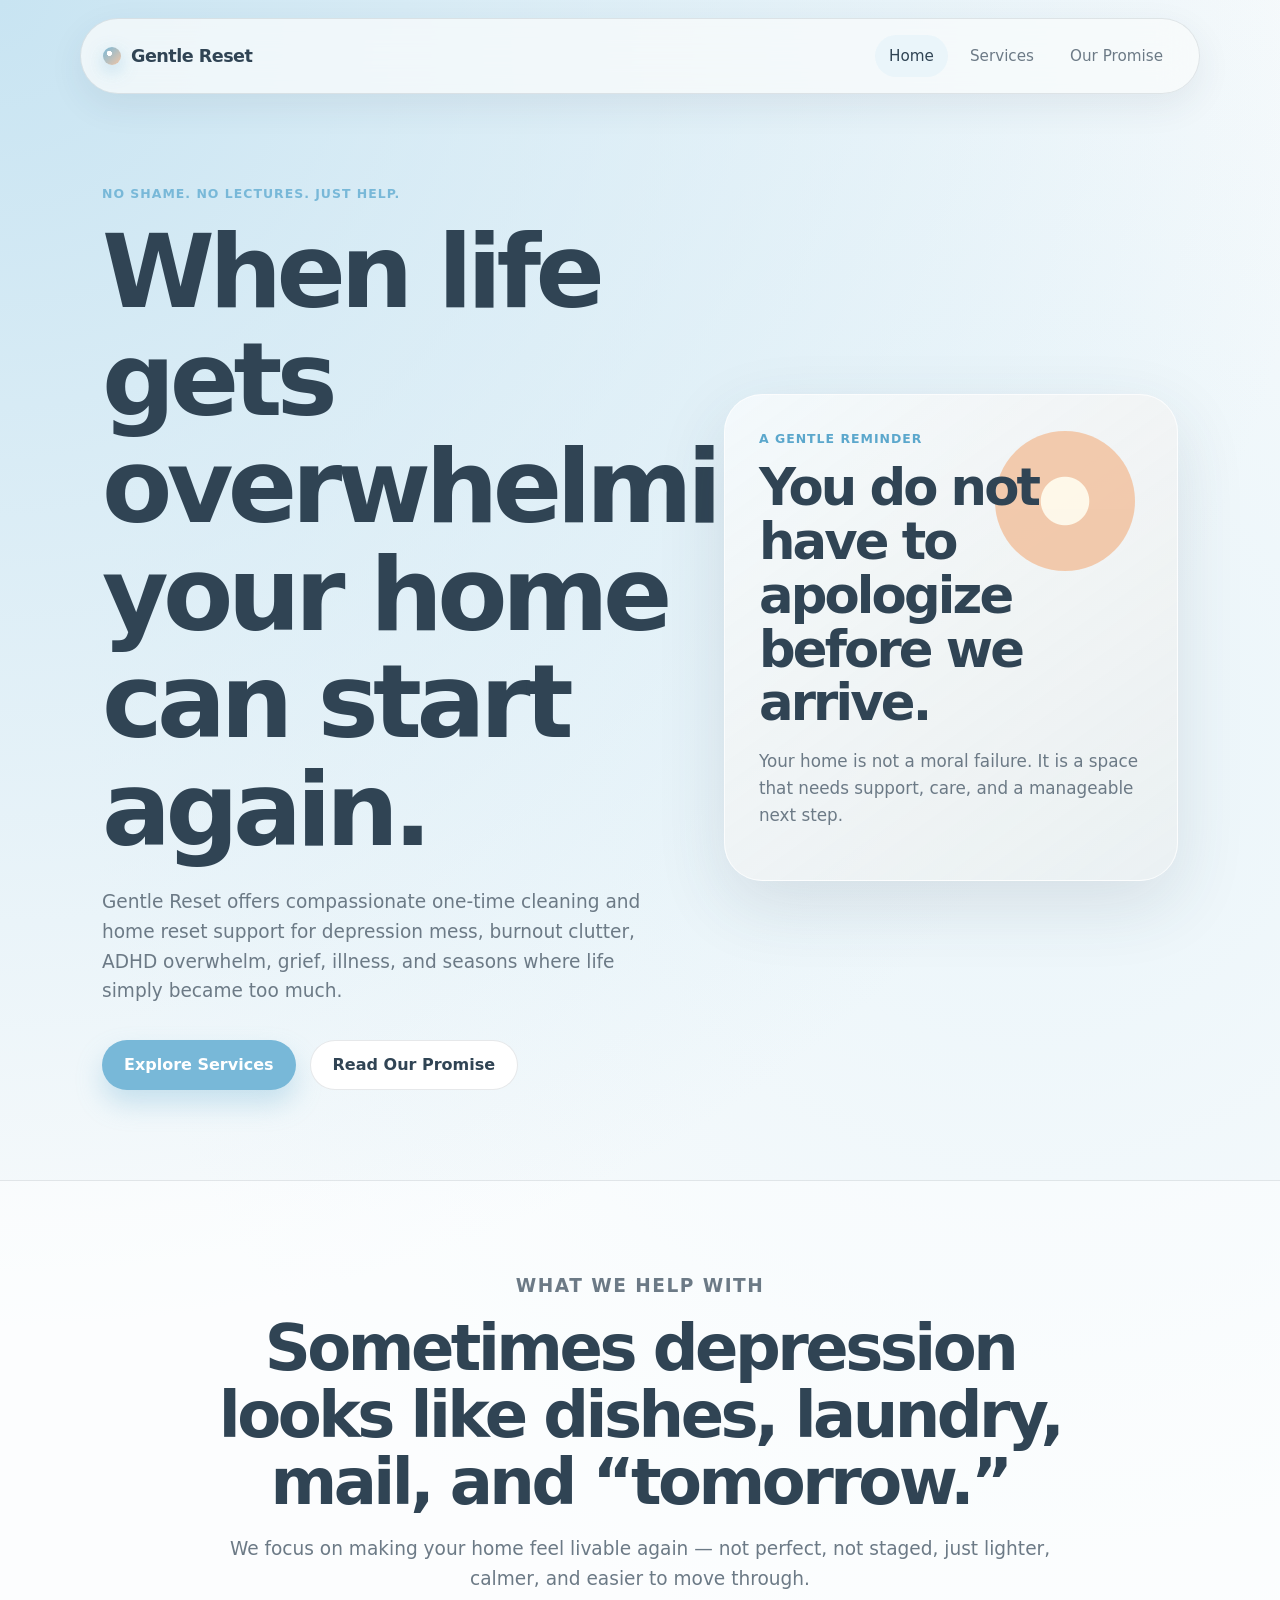
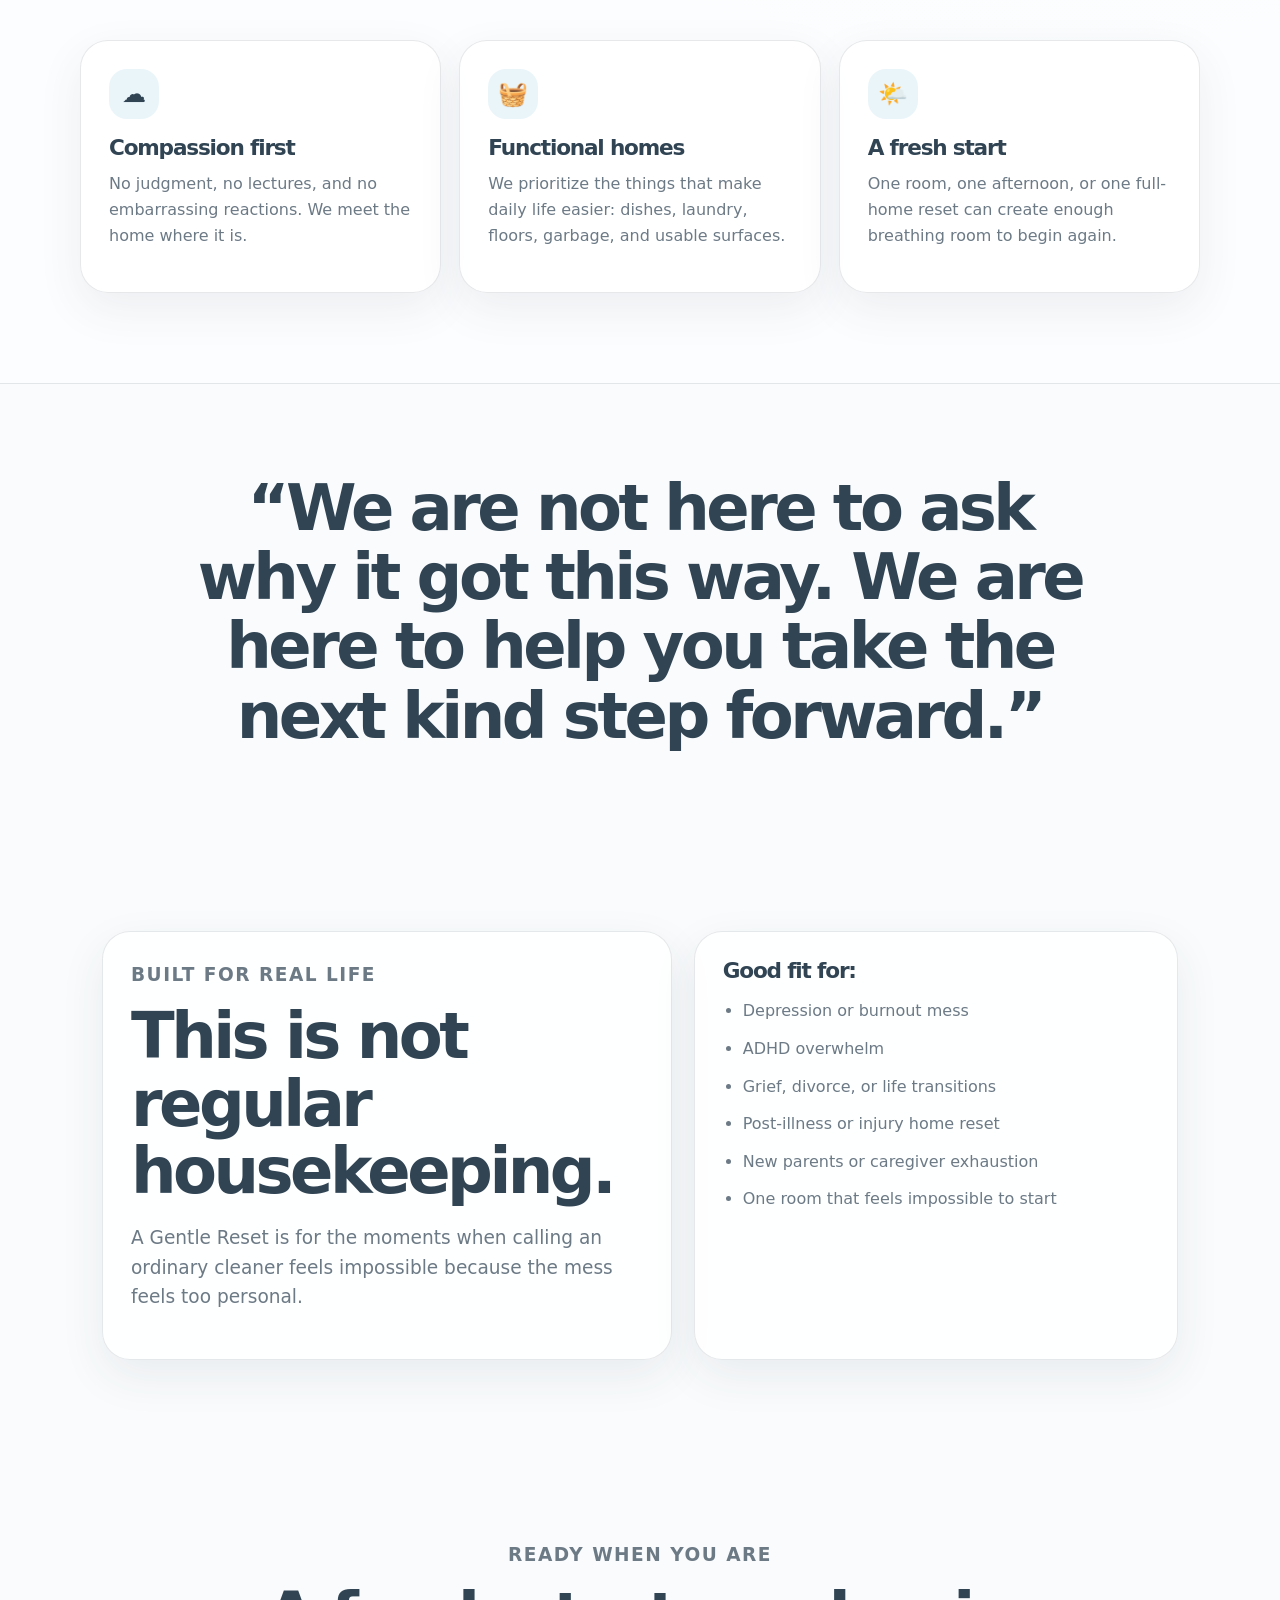
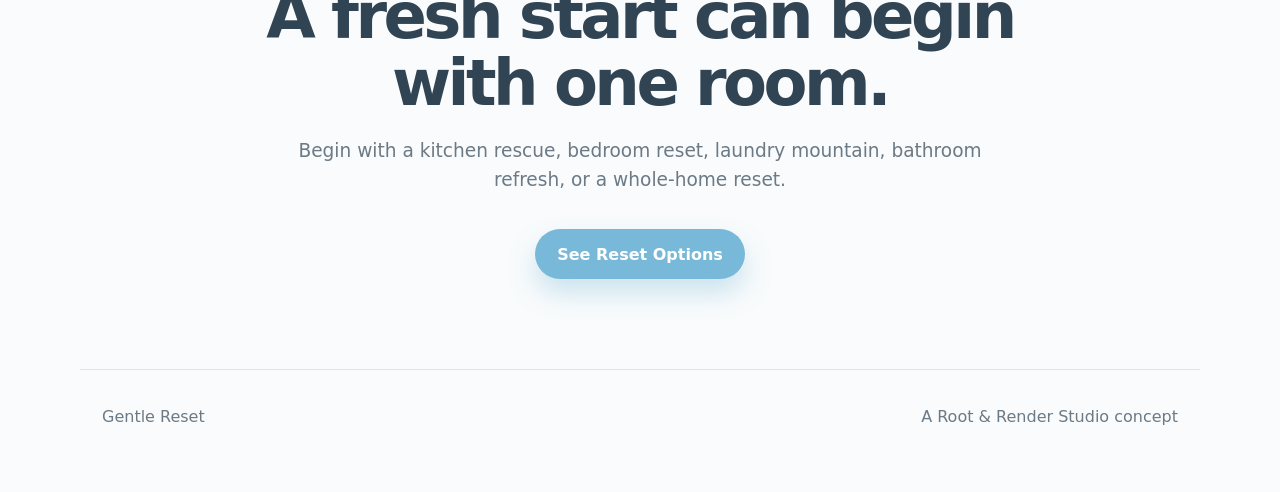
<file: index.html>
<!DOCTYPE html>
<html lang="en">
<head>
  <meta charset="UTF-8" />
  <meta name="viewport" content="width=device-width, initial-scale=1.0" />
  <meta
    name="description"
    content="Gentle Reset offers compassionate, no-judgment home reset cleaning for depression mess, burnout, ADHD overwhelm, grief, and life transitions."
  />
  <title>Gentle Reset | No-Shame Home Reset Cleaning </title>

  <link rel="stylesheet" href="css/style.css" />
</head>

<body>
  <header class="site-header">
    <a class="brand" href="index.html" aria-label="Gentle Reset home">
      <span class="brand-mark"></span>
      <span>Gentle Reset</span>
    </a>

    <button class="nav-toggle" aria-label="Open navigation">
      <span></span>
      <span></span>
      <span></span>
    </button>

    <nav class="site-nav">
      <a href="index.html" class="active">Home</a>
      <a href="services.html">Services</a>
      <a href="promise.html">Our Promise</a>
    </nav>
  </header>

  <main>
    <section class="hero section-padding">
      <div class="hero-content reveal">
        <p class="eyebrow">No shame. No lectures. Just help.</p>

        <h1>When life gets overwhelming, your home can start again.</h1>

        <p class="hero-text">
          Gentle Reset offers compassionate one-time cleaning and home reset support
          for depression mess, burnout clutter, ADHD overwhelm, grief, illness, and
          seasons where life simply became too much.
        </p>

        <div class="hero-actions">
          <a class="btn primary" href="services.html">Explore Services</a>
          <a class="btn secondary" href="promise.html">Read Our Promise</a>
        </div>
      </div>

      <div class="hero-card reveal">
        <div class="sun-orb"></div>
        <p class="card-label">A gentle reminder</p>
        <h2>You do not have to apologize before we arrive.</h2>
        <p>
          Your home is not a moral failure. It is a space that needs support,
          care, and a manageable next step.
        </p>
      </div>
    </section>

    <section class="soft-section section-padding">
      <div class="section-heading reveal">
        <p class="eyebrow">What we help with</p>
        <h2>Sometimes depression looks like dishes, laundry, mail, and “tomorrow.”</h2>
        <p>
          We focus on making your home feel livable again — not perfect, not staged,
          just lighter, calmer, and easier to move through.
        </p>
      </div>

      <div class="feature-grid">
        <article class="feature-card reveal">
          <span class="icon">☁️</span>
          <h3>Compassion first</h3>
          <p>
            No judgment, no lectures, and no embarrassing reactions. We meet the home
            where it is.
          </p>
        </article>

        <article class="feature-card reveal">
          <span class="icon">🧺</span>
          <h3>Functional homes</h3>
          <p>
            We prioritize the things that make daily life easier: dishes, laundry,
            floors, garbage, and usable surfaces.
          </p>
        </article>

        <article class="feature-card reveal">
          <span class="icon">🌤️</span>
          <h3>A fresh start</h3>
          <p>
            One room, one afternoon, or one full-home reset can create enough breathing
            room to begin again.
          </p>
        </article>
      </div>
    </section>

    <section class="quote-section section-padding reveal">
      <p>
        “We are not here to ask why it got this way. We are here to help you take the
        next kind step forward.”
      </p>
    </section>

    <section class="split-section section-padding">
      <div class="split-card reveal">
        <p class="eyebrow">Built for real life</p>
        <h2>This is not regular housekeeping.</h2>
        <p>
          A Gentle Reset is for the moments when calling an ordinary cleaner feels
          impossible because the mess feels too personal.
        </p>
      </div>

      <div class="checklist reveal">
        <h3>Good fit for:</h3>
        <ul>
          <li>Depression or burnout mess</li>
          <li>ADHD overwhelm</li>
          <li>Grief, divorce, or life transitions</li>
          <li>Post-illness or injury home reset</li>
          <li>New parents or caregiver exhaustion</li>
          <li>One room that feels impossible to start</li>
        </ul>
      </div>
    </section>

    <section class="cta section-padding reveal">
      <p class="eyebrow">Ready when you are</p>
      <h2>A fresh start can begin with one room.</h2>
      <p>
        Begin with a kitchen rescue, bedroom reset, laundry mountain, bathroom refresh,
        or a whole-home reset.
      </p>
      <a class="btn primary" href="services.html">See Reset Options</a>
    </section>
  </main>

  <footer class="site-footer">
    <p>Gentle Reset</p>
    <p>A Root & Render Studio concept</p>
  </footer>

  <script src="js/script.js"></script>
</body>
</html>
</file>
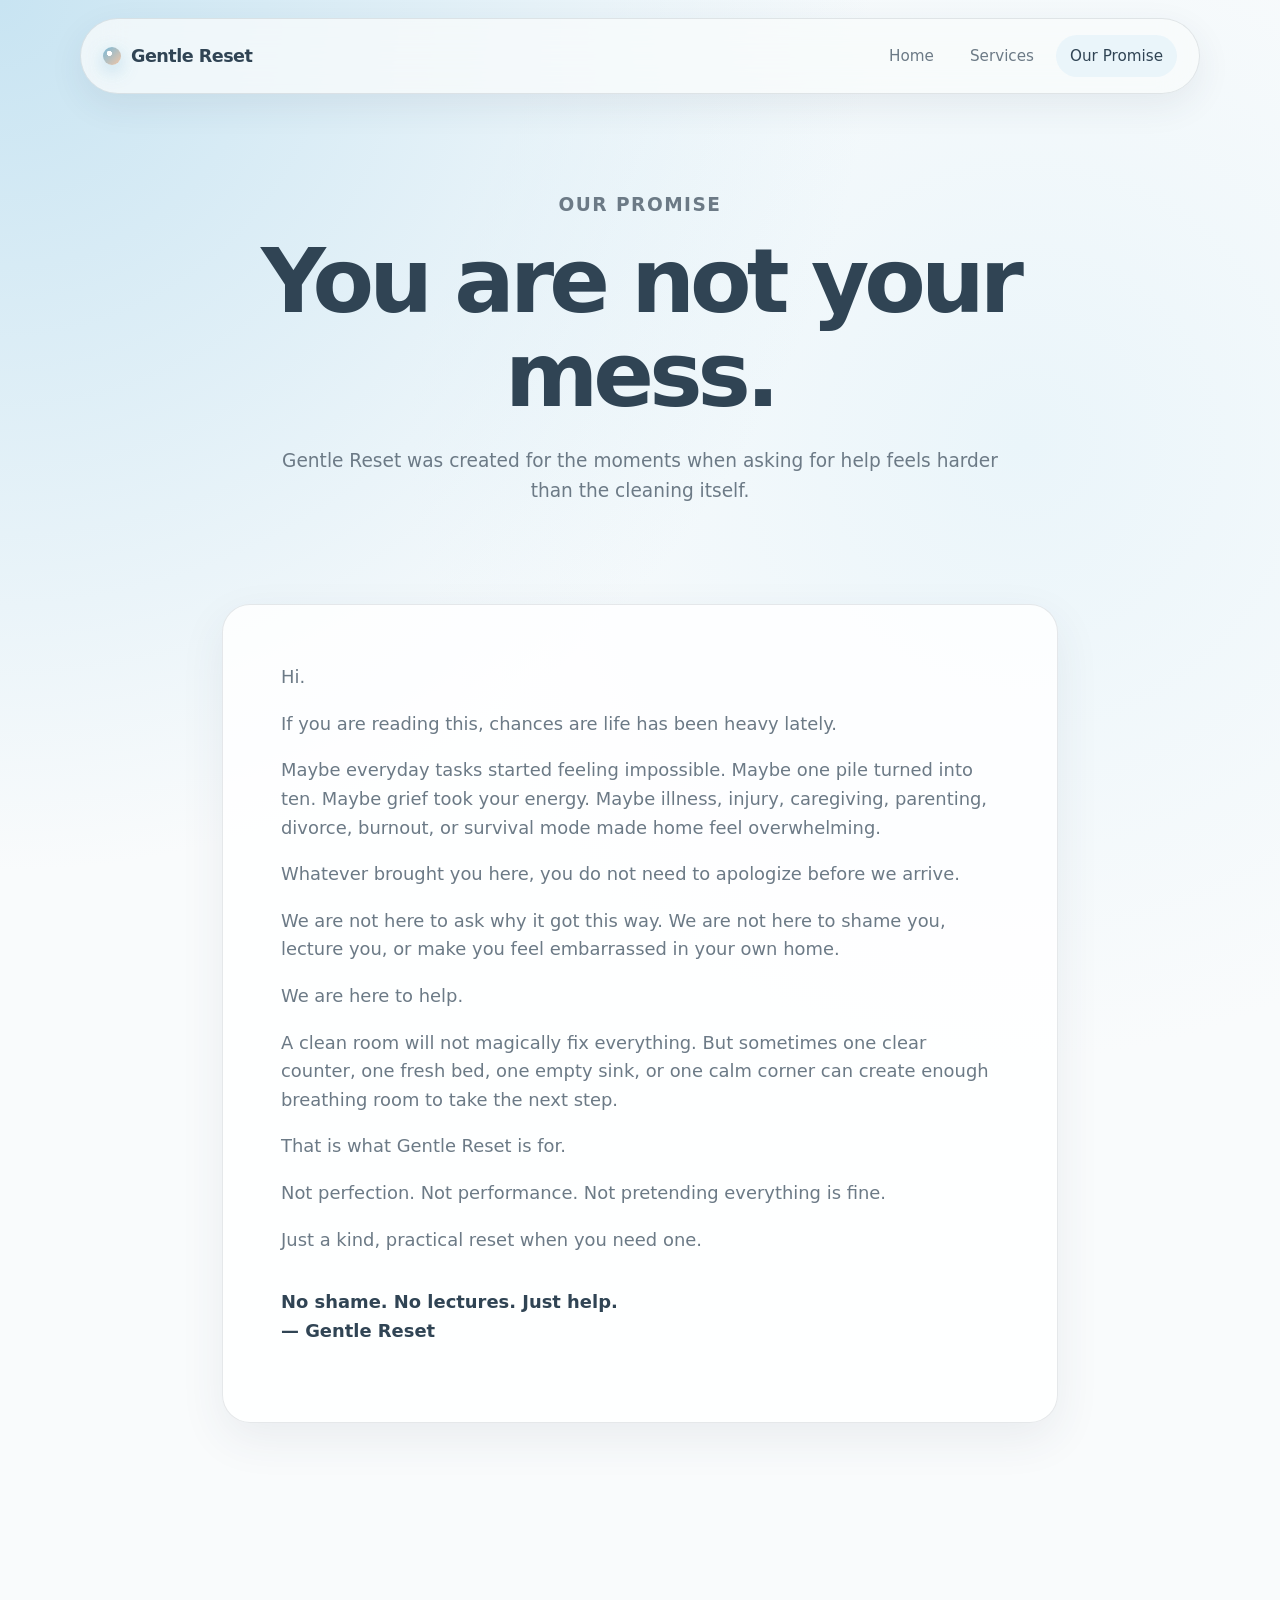
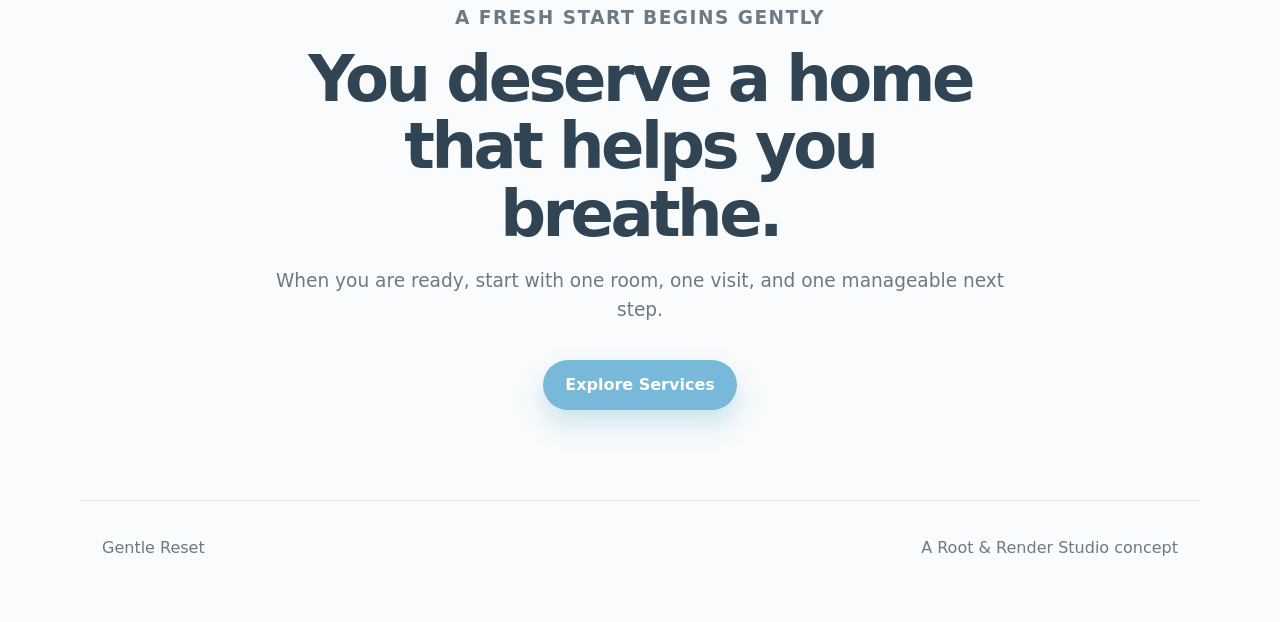
<file: promise.html>
<!DOCTYPE html>
<html lang="en">
<head>
  <meta charset="UTF-8" />
  <meta name="viewport" content="width=device-width, initial-scale=1.0" />
  <meta
    name="description"
    content="Gentle Reset's no-shame promise for compassionate home reset cleaning after burnout, overwhelm, grief, illness, or life transitions."
  />
  <title>Our Promise | Gentle Reset</title>

  <link rel="stylesheet" href="css/style.css" />
</head>

<body>
  <header class="site-header">
    <a class="brand" href="index.html" aria-label="Gentle Reset home">
      <span class="brand-mark"></span>
      <span>Gentle Reset</span>
    </a>

    <button class="nav-toggle" aria-label="Open navigation">
      <span></span>
      <span></span>
      <span></span>
    </button>

    <nav class="site-nav">
      <a href="index.html">Home</a>
      <a href="services.html">Services</a>
      <a class="active" href="promise.html">Our Promise</a>
    </nav>
  </header>

  <main>
    <section class="page-hero reveal">
      <p class="eyebrow">Our promise</p>
      <h1>You are not your mess.</h1>
      <p>
        Gentle Reset was created for the moments when asking for help feels harder
        than the cleaning itself.
      </p>
    </section>

    <section class="promise-layout">
      <article class="promise-card reveal">
        <p>Hi.</p>

        <p>
          If you are reading this, chances are life has been heavy lately.
        </p>

        <p>
          Maybe everyday tasks started feeling impossible. Maybe one pile turned
          into ten. Maybe grief took your energy. Maybe illness, injury,
          caregiving, parenting, divorce, burnout, or survival mode made home feel
          overwhelming.
        </p>

        <p>
          Whatever brought you here, you do not need to apologize before we arrive.
        </p>

        <p>
          We are not here to ask why it got this way. We are not here to shame you,
          lecture you, or make you feel embarrassed in your own home.
        </p>

        <p>
          We are here to help.
        </p>

        <p>
          A clean room will not magically fix everything. But sometimes one clear
          counter, one fresh bed, one empty sink, or one calm corner can create
          enough breathing room to take the next step.
        </p>

        <p>
          That is what Gentle Reset is for.
        </p>

        <p>
          Not perfection. Not performance. Not pretending everything is fine.
        </p>

        <p>
          Just a kind, practical reset when you need one.
        </p>

        <p class="signature">
          No shame. No lectures. Just help.
          <br />
          — Gentle Reset
        </p>
      </article>
    </section>

    <section class="cta section-padding reveal">
      <p class="eyebrow">A fresh start begins gently</p>
      <h2>You deserve a home that helps you breathe.</h2>
      <p>
        When you are ready, start with one room, one visit, and one manageable next step.
      </p>
      <a class="btn primary" href="services.html">Explore Services</a>
    </section>
  </main>

  <footer class="site-footer">
    <p>Gentle Reset</p>
    <p>A Root & Render Studio concept</p>
  </footer>

  <script src="js/script.js"></script>
</body>
</html>
</file>
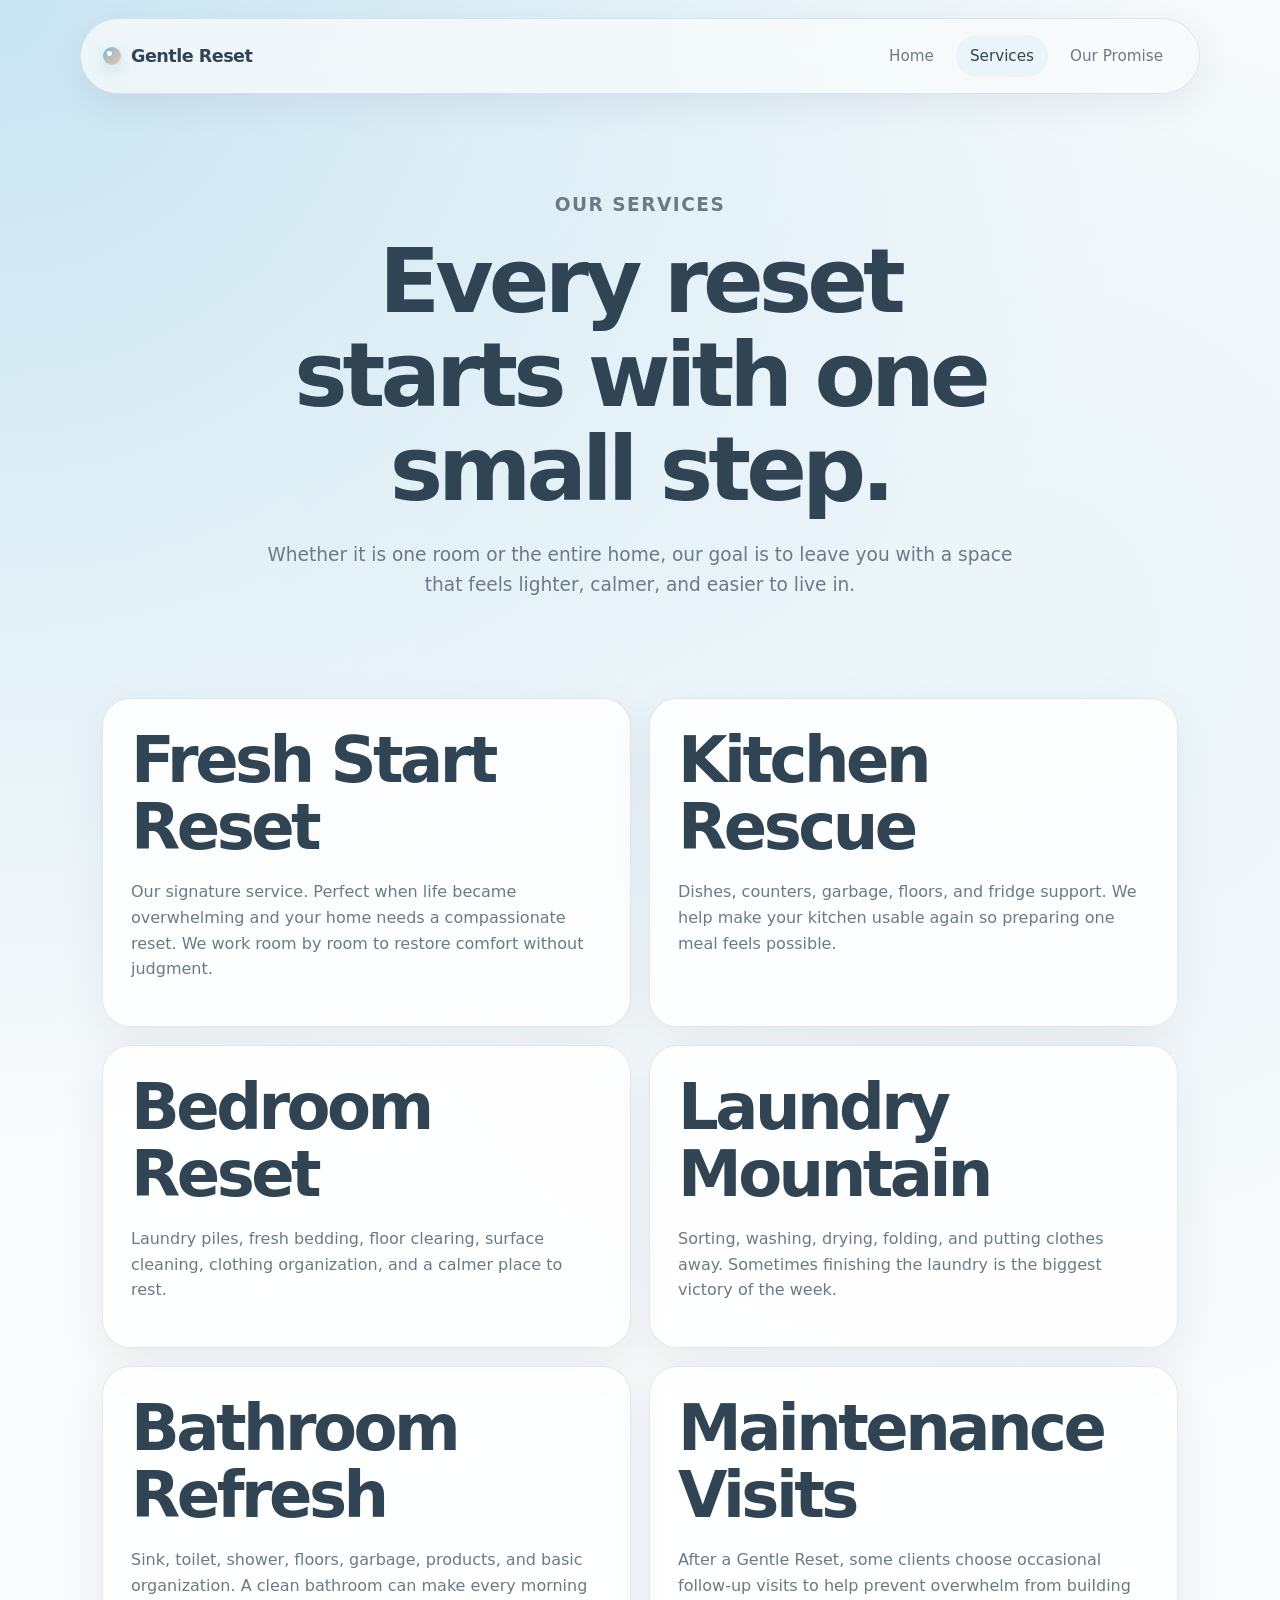
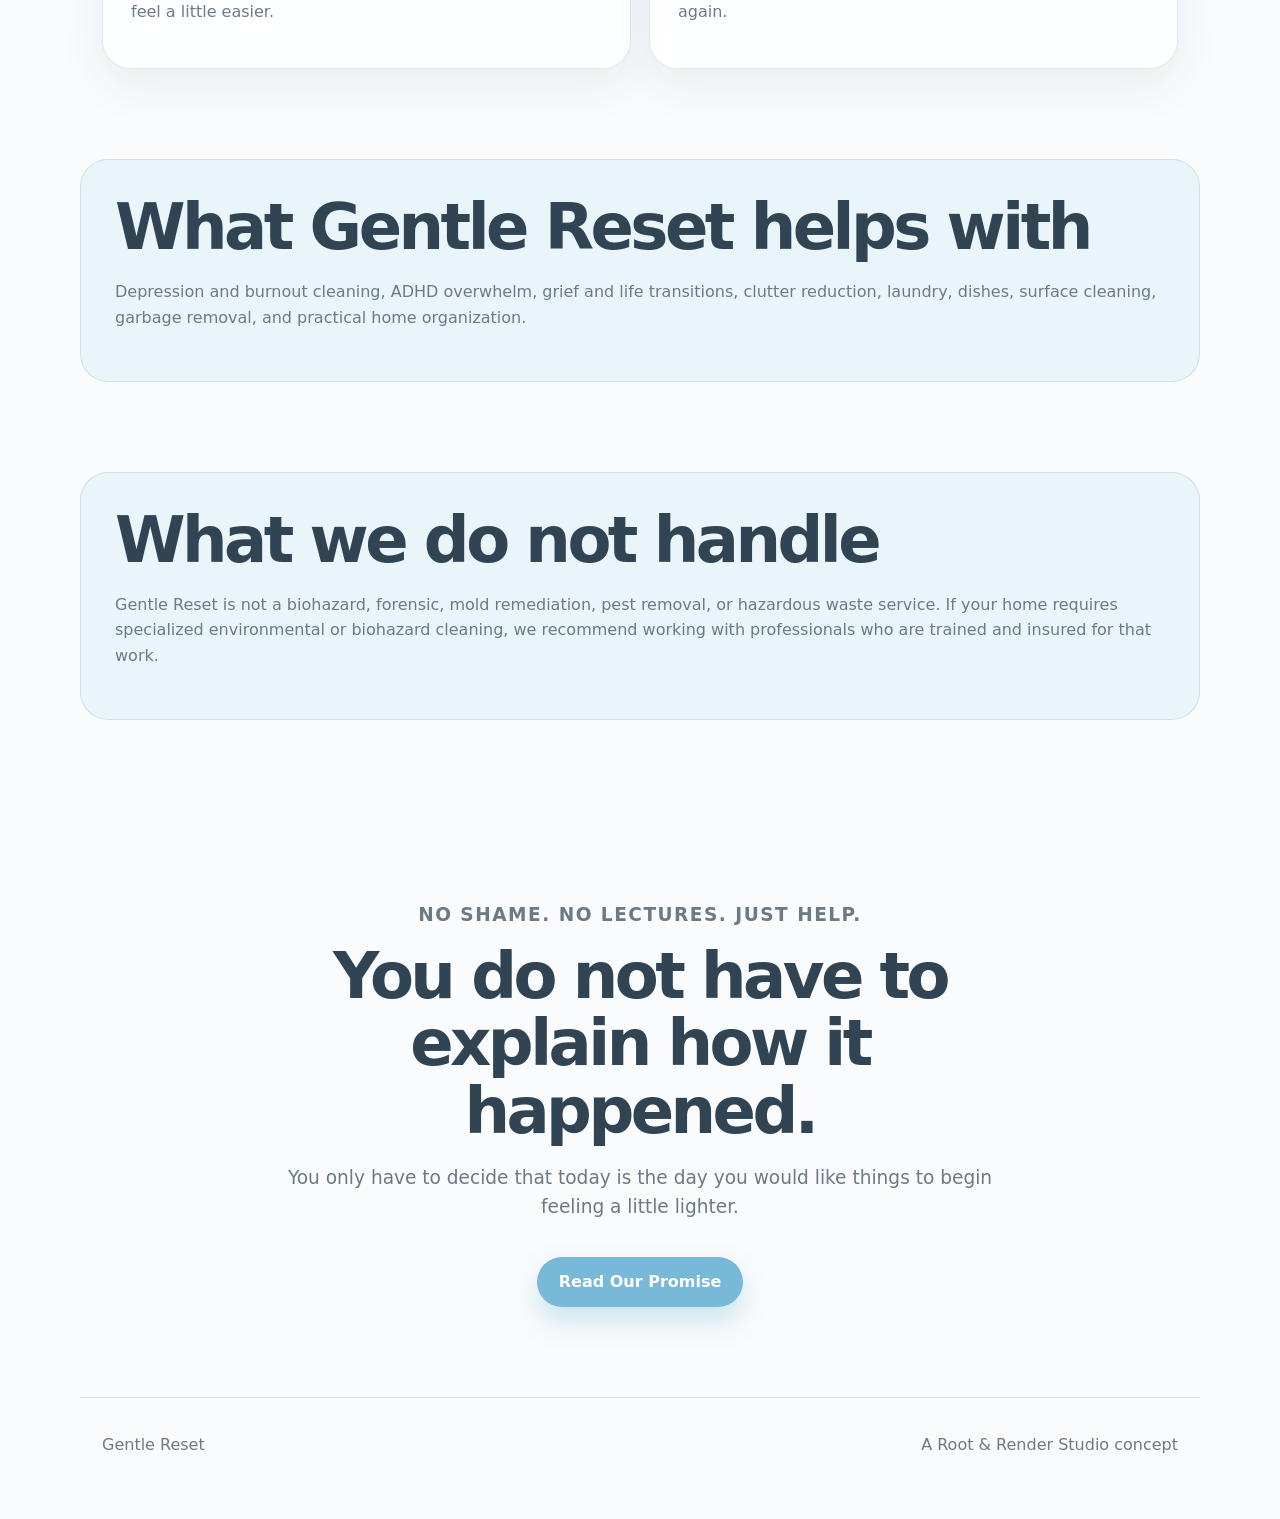
<file: services.html>
<!DOCTYPE html>
<html lang="en">
<head>
  <meta charset="UTF-8" />
  <meta name="viewport" content="width=device-width, initial-scale=1.0" />
  <meta
    name="description"
    content="Explore Gentle Reset services including depression cleaning, burnout resets, kitchen rescue, laundry support, bedroom resets, bathroom refreshes, and maintenance visits."
  />
  <title>Services | Gentle Reset</title>

  <link rel="stylesheet" href="css/style.css" />
</head>

<body>
  <header class="site-header">
    <a class="brand" href="index.html" aria-label="Gentle Reset home">
      <span class="brand-mark"></span>
      <span>Gentle Reset</span>
    </a>

    <button class="nav-toggle" aria-label="Open navigation">
      <span></span>
      <span></span>
      <span></span>
    </button>

    <nav class="site-nav">
      <a href="index.html">Home</a>
      <a class="active" href="services.html">Services</a>
      <a href="promise.html">Our Promise</a>
    </nav>
  </header>

  <main>
    <section class="page-hero reveal">
      <p class="eyebrow">Our services</p>
      <h1>Every reset starts with one small step.</h1>
      <p>
        Whether it is one room or the entire home, our goal is to leave you with
        a space that feels lighter, calmer, and easier to live in.
      </p>
    </section>

    <section class="service-grid">
      <article class="service-card reveal">
        <h2>Fresh Start Reset</h2>
        <p>
          Our signature service. Perfect when life became overwhelming and your
          home needs a compassionate reset. We work room by room to restore comfort
          without judgment.
        </p>
      </article>

      <article class="service-card reveal">
        <h2>Kitchen Rescue</h2>
        <p>
          Dishes, counters, garbage, floors, and fridge support. We help make your
          kitchen usable again so preparing one meal feels possible.
        </p>
      </article>

      <article class="service-card reveal">
        <h2>Bedroom Reset</h2>
        <p>
          Laundry piles, fresh bedding, floor clearing, surface cleaning, clothing
          organization, and a calmer place to rest.
        </p>
      </article>

      <article class="service-card reveal">
        <h2>Laundry Mountain</h2>
        <p>
          Sorting, washing, drying, folding, and putting clothes away. Sometimes
          finishing the laundry is the biggest victory of the week.
        </p>
      </article>

      <article class="service-card reveal">
        <h2>Bathroom Refresh</h2>
        <p>
          Sink, toilet, shower, floors, garbage, products, and basic organization.
          A clean bathroom can make every morning feel a little easier.
        </p>
      </article>

      <article class="service-card reveal">
        <h2>Maintenance Visits</h2>
        <p>
          After a Gentle Reset, some clients choose occasional follow-up visits to
          help prevent overwhelm from building again.
        </p>
      </article>
    </section>

    <section class="boundary-box reveal">
      <h2>What Gentle Reset helps with</h2>
      <p>
        Depression and burnout cleaning, ADHD overwhelm, grief and life transitions,
        clutter reduction, laundry, dishes, surface cleaning, garbage removal,
        and practical home organization.
      </p>
    </section>

    <section class="boundary-box reveal">
      <h2>What we do not handle</h2>
      <p>
        Gentle Reset is not a biohazard, forensic, mold remediation, pest removal,
        or hazardous waste service. If your home requires specialized environmental
        or biohazard cleaning, we recommend working with professionals who are
        trained and insured for that work.
      </p>
    </section>

    <section class="cta section-padding reveal">
      <p class="eyebrow">No shame. No lectures. Just help.</p>
      <h2>You do not have to explain how it happened.</h2>
      <p>
        You only have to decide that today is the day you would like things to begin
        feeling a little lighter.
      </p>
      <a class="btn primary" href="promise.html">Read Our Promise</a>
    </section>
  </main>

  <footer class="site-footer">
    <p>Gentle Reset</p>
    <p>A Root & Render Studio concept</p>
  </footer>

  <script src="js/script.js"></script>
</body>
</html>
</file>
<file: css/style.css>
:root {
  --bg: #f9fbfc;
  --surface: #ffffff;
  --mist: #eaf5fa;
  --sky: #c8e4f2;
  --sky-strong: #78b8d8;
  --sky-hover: #5ba7cc;
  --peach: #f2c6a6;
  --text: #304454;
  --muted: #6c7a86;
  --line: rgba(48, 68, 84, 0.12);
  --shadow: 0 24px 70px rgba(48, 68, 84, 0.12);
  --radius: 28px;
  --max-width: 1120px;
}

* {
  box-sizing: border-box;
}

html {
  scroll-behavior: smooth;
}

body {
  margin: 0;
  font-family: Inter, ui-sans-serif, system-ui, -apple-system, BlinkMacSystemFont,
    "Segoe UI", sans-serif;
  background:
    radial-gradient(circle at top left, var(--sky) 0, transparent 34%),
    radial-gradient(circle at 80% 20%, var(--mist) 0, transparent 30%),
    var(--bg);
  color: var(--text);
  line-height: 1.6;
}

img {
  max-width: 100%;
  display: block;
}

a {
  color: inherit;
  text-decoration: none;
}

.site-header {
  position: sticky;
  top: 0;
  z-index: 20;
  max-width: var(--max-width);
  margin: 18px auto 0;
  padding: 16px 22px;
  display: flex;
  align-items: center;
  justify-content: space-between;
  background: rgba(249, 251, 252, 0.76);
  border: 1px solid var(--line);
  border-radius: 999px;
  backdrop-filter: blur(18px);
  box-shadow: 0 12px 35px rgba(48, 68, 84, 0.08);
}

.brand {
  display: inline-flex;
  align-items: center;
  gap: 10px;
  font-weight: 800;
  letter-spacing: -0.03em;
  font-size: 1.1rem;
}

.brand-mark {
  width: 18px;
  height: 18px;
  display: inline-block;
  border-radius: 999px;
  background:
    radial-gradient(circle at 35% 35%, #ffffff 0 15%, transparent 16%),
    linear-gradient(135deg, var(--sky-strong), var(--peach));
  box-shadow: 0 6px 18px rgba(120, 184, 216, 0.45);
}

.site-nav {
  display: flex;
  align-items: center;
  gap: 8px;
}

.site-nav a {
  padding: 9px 14px;
  border-radius: 999px;
  font-size: 0.95rem;
  color: var(--muted);
  transition: 0.2s ease;
}

.site-nav a:hover,
.site-nav a.active {
  background: var(--mist);
  color: var(--text);
}

.nav-toggle {
  display: none;
  width: 42px;
  height: 42px;
  border: 0;
  border-radius: 999px;
  background: var(--mist);
  cursor: pointer;
}

.nav-toggle span {
  display: block;
  width: 18px;
  height: 2px;
  margin: 4px auto;
  background: var(--text);
  border-radius: 99px;
}

.section-padding {
  max-width: var(--max-width);
  margin: 0 auto;
  padding: 90px 22px;
}

.hero {
  min-height: 80vh;
  display: grid;
  grid-template-columns: minmax(0, 1.12fr) minmax(320px, 0.88fr);
  align-items: center;
  gap: 44px;
}

.eyebrow {
  margin: 0 0 14px;
  color: var(--sky-strong);
  font-weight: 800;
  letter-spacing: 0.08em;
  text-transform: uppercase;
  font-size: 0.78rem;
}

h1,
h2,
h3 {
  margin-top: 0;
  line-height: 1.05;
  letter-spacing: -0.055em;
}

h1 {
  max-width: 760px;
  margin-bottom: 24px;
  font-size: clamp(3rem, 8vw, 6.9rem);
}

h2 {
  font-size: clamp(2.1rem, 5vw, 4.4rem);
  margin-bottom: 18px;
}

h3 {
  font-size: 1.35rem;
  margin-bottom: 12px;
}

p {
  margin-top: 0;
}

.hero-text,
.section-heading p,
.cta p,
.split-card p,
.page-hero p {
  color: var(--muted);
  font-size: 1.16rem;
}

.hero-text {
  max-width: 650px;
}

.hero-actions {
  display: flex;
  flex-wrap: wrap;
  gap: 14px;
  margin-top: 34px;
}

.btn {
  display: inline-flex;
  align-items: center;
  justify-content: center;
  min-height: 50px;
  padding: 0 22px;
  border-radius: 999px;
  font-weight: 800;
  transition: 0.2s ease;
}

.btn.primary {
  background: var(--sky-strong);
  color: white;
  box-shadow: 0 14px 26px rgba(120, 184, 216, 0.35);
}

.btn.primary:hover {
  background: var(--sky-hover);
  transform: translateY(-2px);
}

.btn.secondary {
  background: var(--surface);
  color: var(--text);
  border: 1px solid var(--line);
}

.btn.secondary:hover {
  background: var(--mist);
  transform: translateY(-2px);
}

.hero-card {
  position: relative;
  overflow: hidden;
  padding: 34px;
  min-height: 430px;
  display: flex;
  flex-direction: column;
  justify-content: flex-end;
  border-radius: calc(var(--radius) + 10px);
  background:
    linear-gradient(145deg, rgba(255, 255, 255, 0.78), rgba(234, 245, 250, 0.92)),
    linear-gradient(135deg, var(--sky), var(--peach));
  border: 1px solid rgba(255, 255, 255, 0.8);
  box-shadow: var(--shadow);
}

.sun-orb {
  position: absolute;
  top: 36px;
  right: 42px;
  width: 140px;
  height: 140px;
  border-radius: 50%;
  background: radial-gradient(circle, #fff8e8 0 24%, var(--peach) 25% 100%);
  filter: blur(0.1px);
  opacity: 0.92;
}

.card-label {
  position: relative;
  z-index: 1;
  color: var(--sky-hover);
  font-weight: 800;
  text-transform: uppercase;
  letter-spacing: 0.08em;
  font-size: 0.78rem;
}

.hero-card h2,
.hero-card p {
  position: relative;
  z-index: 1;
}

.hero-card h2 {
  font-size: clamp(2.2rem, 4vw, 4rem);
}

.hero-card p:not(.card-label) {
  color: var(--muted);
  font-size: 1.05rem;
}

.soft-section {
  background: rgba(255, 255, 255, 0.42);
  border-top: 1px solid var(--line);
  border-bottom: 1px solid var(--line);
  max-width: none;
}

.soft-section > * {
  max-width: var(--max-width);
  margin-left: auto;
  margin-right: auto;
}

.section-heading {
  max-width: 850px;
  text-align: center;
  margin-bottom: 46px;
}

.feature-grid {
  display: grid;
  grid-template-columns: repeat(3, 1fr);
  gap: 18px;
}

.feature-card,
.split-card,
.checklist,
.service-card,
.promise-card {
  background: rgba(255, 255, 255, 0.82);
  border: 1px solid var(--line);
  border-radius: var(--radius);
  padding: 28px;
  box-shadow: 0 16px 45px rgba(48, 68, 84, 0.08);
}

.feature-card .icon {
  display: inline-flex;
  width: 50px;
  height: 50px;
  align-items: center;
  justify-content: center;
  margin-bottom: 18px;
  border-radius: 18px;
  background: var(--mist);
  font-size: 1.5rem;
}

.feature-card p,
.service-card p,
.promise-card p,
.checklist li {
  color: var(--muted);
}

.quote-section {
  text-align: center;
}

.quote-section p {
  max-width: 900px;
  margin: 0 auto;
  font-size: clamp(2rem, 5vw, 4.8rem);
  line-height: 1.08;
  letter-spacing: -0.055em;
  font-weight: 800;
}

.split-section {
  display: grid;
  grid-template-columns: 1fr 0.85fr;
  gap: 22px;
  align-items: stretch;
}

.checklist ul {
  padding-left: 20px;
  margin-bottom: 0;
}

.checklist li {
  margin-bottom: 12px;
}

.cta {
  text-align: center;
}

.cta h2,
.cta p {
  max-width: 760px;
  margin-left: auto;
  margin-right: auto;
}

.cta .btn {
  margin-top: 16px;
}

.site-footer {
  max-width: var(--max-width);
  margin: 0 auto;
  padding: 34px 22px 46px;
  display: flex;
  justify-content: space-between;
  gap: 18px;
  color: var(--muted);
  border-top: 1px solid var(--line);
}

/* Shared page styles for Services + Promise */

.page-hero {
  max-width: var(--max-width);
  margin: 0 auto;
  padding: 96px 22px 50px;
  text-align: center;
}

.page-hero h1 {
  margin-left: auto;
  margin-right: auto;
  font-size: clamp(3rem, 7vw, 6rem);
}

.page-hero p {
  max-width: 760px;
  margin-left: auto;
  margin-right: auto;
}

.service-grid {
  max-width: var(--max-width);
  margin: 0 auto;
  padding: 30px 22px 90px;
  display: grid;
  grid-template-columns: repeat(2, 1fr);
  gap: 18px;
}

.service-card {
  min-height: 230px;
}

.service-card strong {
  color: var(--text);
}

.boundary-box {
  max-width: var(--max-width);
  margin: 0 auto 90px;
  padding: 34px;
  border-radius: var(--radius);
  background: var(--mist);
  border: 1px solid var(--line);
}

.boundary-box p {
  color: var(--muted);
}

.promise-layout {
  max-width: 880px;
  margin: 0 auto;
  padding: 30px 22px 90px;
}

.promise-card {
  padding: clamp(28px, 6vw, 58px);
}

.promise-card p {
  font-size: 1.12rem;
}

.promise-card .signature {
  margin-top: 34px;
  color: var(--text);
  font-weight: 800;
}

/* Animation */

.reveal {
  opacity: 0;
  transform: translateY(18px);
  transition: 0.7s ease;
}

.reveal.visible {
  opacity: 1;
  transform: translateY(0);
}

/* Mobile */

@media (max-width: 820px) {
  .site-header {
    margin: 10px 10px 0;
    border-radius: 24px;
  }

  .nav-toggle {
    display: block;
  }

  .site-nav {
    position: absolute;
    top: 72px;
    left: 10px;
    right: 10px;
    display: none;
    flex-direction: column;
    padding: 12px;
    background: rgba(249, 251, 252, 0.96);
    border: 1px solid var(--line);
    border-radius: 24px;
    box-shadow: var(--shadow);
  }

  .site-nav.open {
    display: flex;
  }

  .site-nav a {
    width: 100%;
    text-align: center;
  }

  .hero,
  .split-section,
  .feature-grid,
  .service-grid {
    grid-template-columns: 1fr;
  }

  .hero {
    min-height: auto;
    padding-top: 70px;
  }

  .hero-card {
    min-height: 360px;
  }

  .section-padding {
    padding: 72px 18px;
  }

  .site-footer {
    flex-direction: column;
  }
}

@media (prefers-reduced-motion: reduce) {
  html {
    scroll-behavior: auto;
  }

  *,
  *::before,
  *::after {
    transition: none !important;
    animation: none !important;
  }

  .reveal {
    opacity: 1;
    transform: none;
  }
}
</file>
